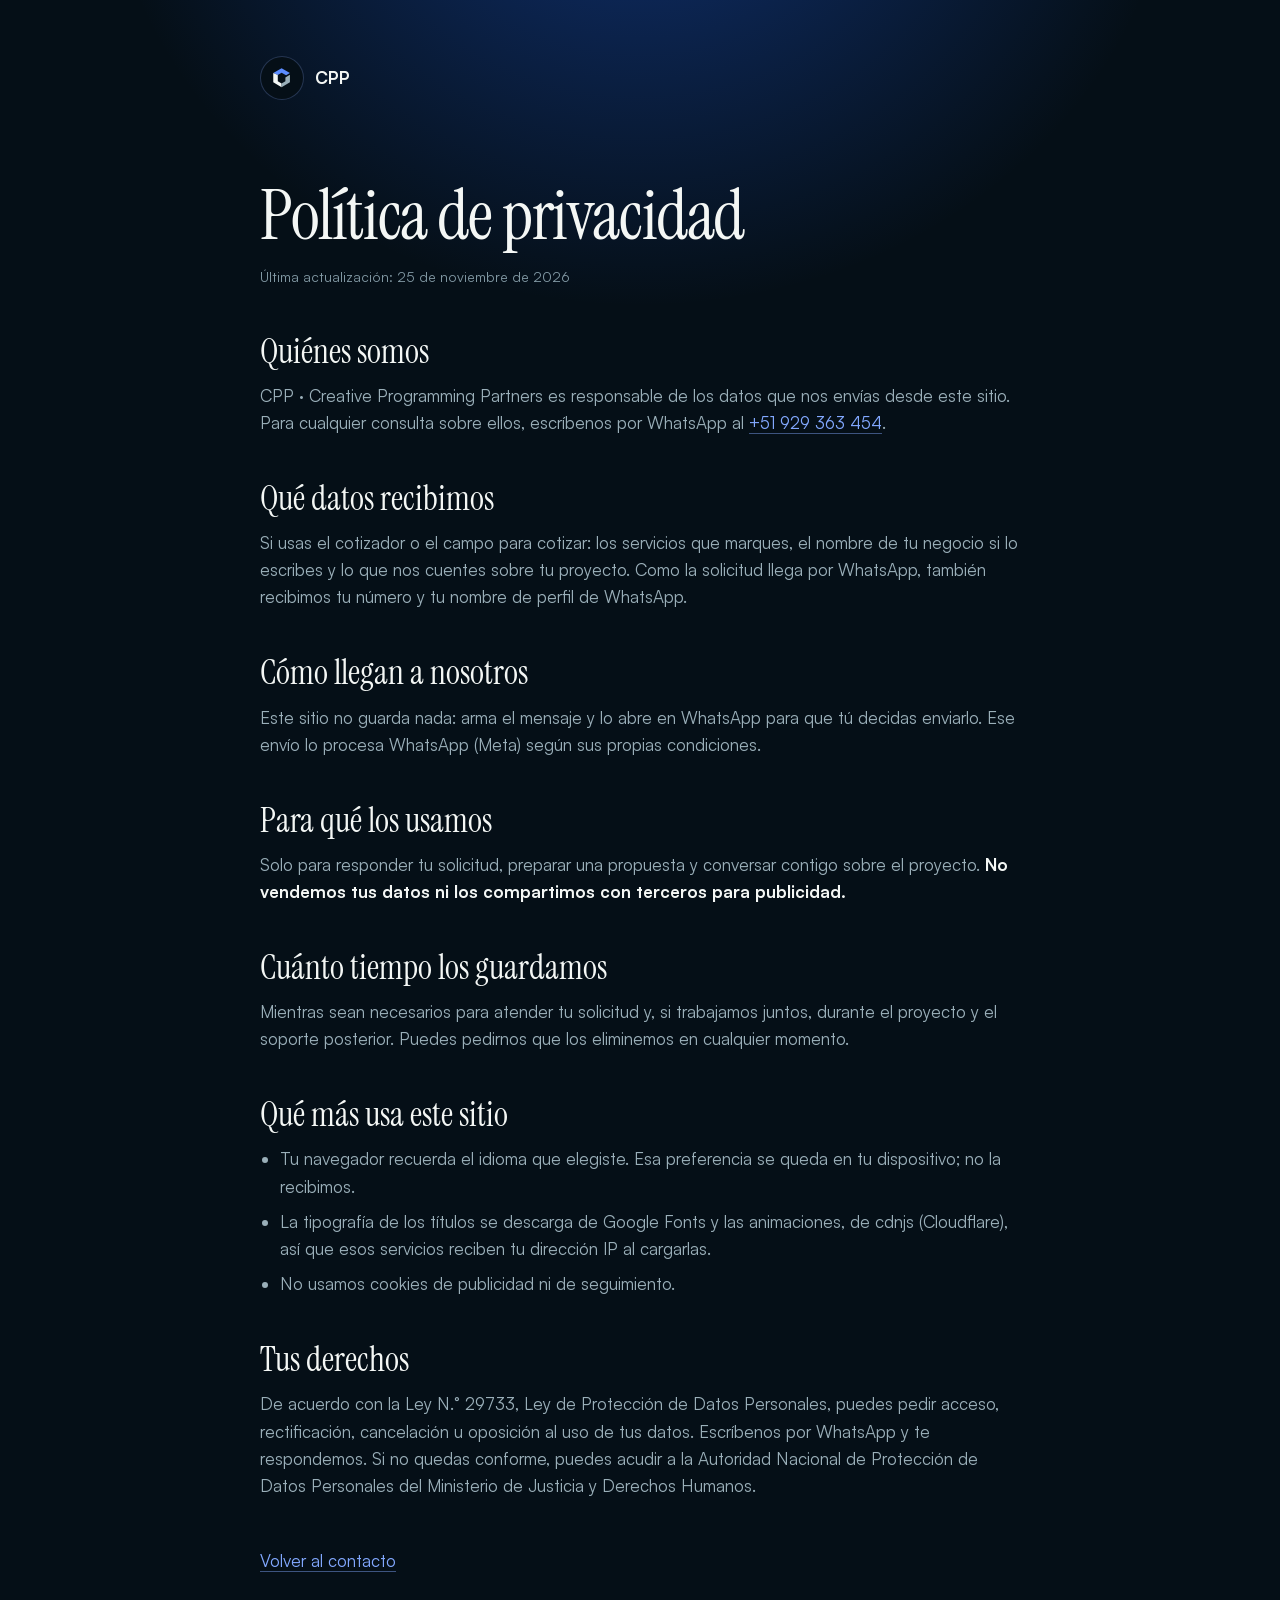
<file: privacy.html>
<!doctype html>
<html lang="es">
<head>
  <meta charset="UTF-8" />
  <meta name="viewport" content="width=device-width, initial-scale=1" />
  <!-- La dirección oficial es cppcstudio.com: quien entre por la copia de github.io pasa a la misma página en el dominio -->
  <script>if(location.hostname.endsWith("github.io"))location.replace("https://cppcstudio.com/"+location.pathname.split("/").slice(2).join("/")+location.search+location.hash)</script>
  <title>Política de privacidad | CPP</title>
  <meta name="description" content="Cómo usa CPP los datos que nos envías desde este sitio." />
  <meta name="theme-color" content="#050f17" />
  <link rel="canonical" href="https://cppcstudio.com/privacy.html" />
  <link rel="icon" href="assets/favicon.svg" type="image/svg+xml" />
  <link rel="apple-touch-icon" href="assets/brand/png/apple-touch-icon.png" />
  <link rel="preconnect" href="https://fonts.googleapis.com" />
  <link rel="preconnect" href="https://fonts.gstatic.com" crossorigin />
  <link rel="stylesheet" href="https://fonts.googleapis.com/css2?family=Instrument+Serif:ital@0;1&display=swap" />
  <link rel="stylesheet" href="styles.css?v=202611250300" />
  <style>
    body { background: radial-gradient(60% 40% at 50% -10%, rgba(29, 90, 224, 0.45), rgba(29, 90, 224, 0) 70%), var(--night); }
    .legal { width: min(100% - 2 * var(--gutter), 760px); margin: 0 auto; padding: clamp(2rem, 5vw, 3.5rem) 0 clamp(5rem, 10vw, 8rem); }
    .legal-brand { display: inline-flex; align-items: center; gap: 0.7rem; text-decoration: none; font-weight: 700; color: var(--text); margin-bottom: clamp(3rem, 8vw, 5rem); min-height: 2.75rem; }
    .legal-brand span.mark { width: 2.75rem; height: 2.75rem; display: grid; place-items: center; border-radius: 50%; background: var(--night); border: 1px solid rgba(130, 168, 255, 0.25); }
    .legal-brand svg { width: 1.45rem; height: 1.45rem; }
    .legal h1 { font-family: var(--font-display); font-weight: 400; font-size: clamp(2.6rem, 1.6rem + 4vw, 4.4rem); line-height: 1; letter-spacing: -0.02em; margin-bottom: 1rem; }
    .legal h2 { font-family: var(--font-display); font-weight: 400; font-size: clamp(1.6rem, 1.3rem + 1vw, 2.1rem); line-height: 1.1; margin: 2.8rem 0 0.7rem; }
    .legal p, .legal li { color: var(--text-2); max-width: 66ch; }
    .legal ul { list-style: disc; padding-left: 1.2em; display: grid; gap: 0.5rem; }
    .legal strong { color: var(--text); }
    .legal .updated { color: var(--text-3); font-size: var(--text-sm); }
    .legal a:not(.legal-brand) { color: var(--blue-hi); text-decoration-color: rgba(130, 168, 255, 0.45); }
    .legal .back { margin-top: 3rem; }
  </style>
</head>
<body>
  <!-- Antes de cambiar los plazos de conservación o activar analítica, actualiza esta página.
       Conviene revisarla con asesoría legal. -->
  <main class="legal">
    <a class="legal-brand" href="index.html" aria-label="CPP, volver al inicio">
      <span class="mark"><svg viewBox="0 0 64 64" aria-hidden="true" focusable="false"><path fill="#5B8CFF" d="M32 6 55 19.5 44.5 25.7 32 18.5 21.5 24.6 9 19.5Z"/><path fill="#F4F7F5" d="M9 19.5 21.5 24.6v17.6L32 48.4v10.1L9 45Z"/><path fill="#9AAFB9" d="m32 48.4 10.5-6.2V31.4l12.5-7.3V45L32 58.5Z"/></svg></span>
      <span>CPP</span>
    </a>
    <h1>Política de privacidad</h1>
    <p class="updated">Última actualización: 25 de noviembre de 2026</p>

    <h2>Quiénes somos</h2>
    <p>CPP · Creative Programming Partners es responsable de los datos que nos envías desde este sitio. Para cualquier consulta sobre ellos, escríbenos por WhatsApp al <a href="https://wa.me/51929363454">+51 929 363 454</a>.</p>

    <h2>Qué datos recibimos</h2>
    <p>Si usas el cotizador o el campo para cotizar: los servicios que marques, el nombre de tu negocio si lo escribes y lo que nos cuentes sobre tu proyecto. Como la solicitud llega por WhatsApp, también recibimos tu número y tu nombre de perfil de WhatsApp.</p>

    <h2>Cómo llegan a nosotros</h2>
    <p>Este sitio no guarda nada: arma el mensaje y lo abre en WhatsApp para que tú decidas enviarlo. Ese envío lo procesa WhatsApp (Meta) según sus propias condiciones.</p>

    <h2>Para qué los usamos</h2>
    <p>Solo para responder tu solicitud, preparar una propuesta y conversar contigo sobre el proyecto. <strong>No vendemos tus datos ni los compartimos con terceros para publicidad.</strong></p>

    <h2>Cuánto tiempo los guardamos</h2>
    <p>Mientras sean necesarios para atender tu solicitud y, si trabajamos juntos, durante el proyecto y el soporte posterior. Puedes pedirnos que los eliminemos en cualquier momento.</p>

    <h2>Qué más usa este sitio</h2>
    <ul>
      <li>Tu navegador recuerda el idioma que elegiste. Esa preferencia se queda en tu dispositivo; no la recibimos.</li>
      <li>La tipografía de los títulos se descarga de Google Fonts y las animaciones, de cdnjs (Cloudflare), así que esos servicios reciben tu dirección IP al cargarlas.</li>
      <li>No usamos cookies de publicidad ni de seguimiento.</li>
    </ul>

    <h2>Tus derechos</h2>
    <p>De acuerdo con la Ley N.° 29733, Ley de Protección de Datos Personales, puedes pedir acceso, rectificación, cancelación u oposición al uso de tus datos. Escríbenos por WhatsApp y te respondemos. Si no quedas conforme, puedes acudir a la Autoridad Nacional de Protección de Datos Personales del Ministerio de Justicia y Derechos Humanos.</p>

    <p class="back"><a href="index.html#contacto">Volver al contacto</a></p>
  </main>
</body>
</html>
</file>
<file: styles.css>
/* CPP, Vitrina. Noche azul con el cobalto de la marca: el trabajo real se muestra en un celular que reproduce los sitios publicados. */

@font-face { font-family: "Satoshi"; font-style: normal; font-weight: 400; font-display: swap; src: url("fonts/satoshi-400.woff2") format("woff2"); }
@font-face { font-family: "Satoshi"; font-style: normal; font-weight: 500; font-display: swap; src: url("fonts/satoshi-500.woff2") format("woff2"); }
@font-face { font-family: "Satoshi"; font-style: normal; font-weight: 700; font-display: swap; src: url("fonts/satoshi-700.woff2") format("woff2"); }

:root {
  /* La paleta del sitio original, en su modo oscuro, con el cobalto como luz. */
  --night: #050f17;
  --night-2: #071521;
  --surface: #0b1a26;
  --surface-2: #102333;
  --line: #1a2d3b;
  --line-hi: #2a4253;
  --cobalt: #1d5ae0;
  --blue: #5b8cff;
  --blue-hi: #82a8ff;
  --text: #f4f7f5;
  --text-2: #9aafb9;
  --text-3: #8299a4;
  --glass: rgba(16, 35, 51, 0.55);
  --glass-line: rgba(130, 168, 255, 0.16);

  --font-display: "Instrument Serif", "Iowan Old Style", Georgia, serif;
  --font-body: "Satoshi", "Helvetica Neue", Arial, sans-serif;

  --text-sm: 0.875rem;
  --text-base: 1.0625rem;
  --text-lg: clamp(1.1rem, 1rem + 0.45vw, 1.35rem);
  --text-h4: clamp(1.15rem, 1.05rem + 0.35vw, 1.35rem);
  --text-h3: clamp(2rem, 1.5rem + 1.6vw, 3rem);
  --text-h2: clamp(2.4rem, 1.5rem + 3.2vw, 4.4rem);
  --text-display: clamp(3.1rem, 1.4rem + 5.6vw, 6rem);

  --gutter: clamp(1rem, 4vw, 2.5rem);
  --radius: 22px;
  --radius-sm: 14px;
  --sec: clamp(5rem, 10vw, 9rem);

  --ease-out: cubic-bezier(0.23, 1, 0.32, 1);
  --ease-in-out: cubic-bezier(0.77, 0, 0.175, 1);
}

*, *::before, *::after { box-sizing: border-box; }
html { overflow-x: clip; scroll-padding-top: 6rem; scrollbar-color: var(--line-hi) var(--night); -webkit-text-size-adjust: 100%; }
@media (prefers-reduced-motion: no-preference) { html { scroll-behavior: smooth; } }
body {
  margin: 0; overflow-x: clip; background: var(--night); color: var(--text);
  font: 400 var(--text-base) / 1.6 var(--font-body);
  -webkit-font-smoothing: antialiased; text-rendering: optimizeLegibility;
}
::selection { background: var(--blue); color: var(--night); }
input { caret-color: var(--blue); }
img, video { display: block; max-width: 100%; }
img { height: auto; }
h1, h2, h3, p, ul, ol, dl, dd, figure { margin: 0; }
ul, ol { list-style: none; padding: 0; }
a { color: inherit; text-underline-offset: 0.25em; }
button { font: inherit; color: inherit; }
:focus-visible { outline: 2px solid var(--blue-hi); outline-offset: 3px; border-radius: 6px; }
.sr { position: absolute; width: 1px; height: 1px; overflow: hidden; clip-path: inset(50%); white-space: nowrap; }
.skip { position: absolute; left: 1rem; top: -4rem; z-index: 60; padding: 0.7rem 1rem; background: var(--blue); color: var(--night); font-weight: 700; border-radius: 999px; }
.skip:focus { top: 1rem; }
.wrap { width: min(100% - 2 * var(--gutter), 1200px); margin-inline: auto; }

/* Tipo */
.display, .h2, .h3, .name { font-family: var(--font-display); font-weight: 400; text-wrap: balance; overflow-wrap: break-word; min-width: 0; }
.display { font-size: var(--text-display); line-height: 0.98; letter-spacing: -0.025em; }
.display em, .cta-h em { font-style: italic; color: var(--blue-hi); }
.h2 { font-size: var(--text-h2); line-height: 1.02; letter-spacing: -0.02em; }
.h3 { font-size: var(--text-h3); line-height: 1.05; letter-spacing: -0.015em; }
.h4 { font-family: var(--font-body); font-weight: 700; font-size: var(--text-h4); line-height: 1.25; letter-spacing: -0.01em; }
.lead { font-size: var(--text-lg); line-height: 1.5; color: var(--text-2); max-width: 40ch; text-wrap: pretty; }
.meta { color: var(--text-3); font-size: var(--text-sm); }
p { text-wrap: pretty; }
output, .svc-price { font-variant-numeric: tabular-nums; }
output { display: inline-block; }

/* Botones: píldora azul, respuesta al presionar */
.btn {
  display: inline-flex; align-items: center; justify-content: center; gap: 0.5rem;
  min-height: 3.1rem; padding: 0.75rem 1.6rem; border-radius: 999px; border: 0;
  font: 700 1rem / 1 var(--font-body); text-decoration: none; cursor: pointer;
  transition: transform 160ms var(--ease-out), background-color 200ms ease, box-shadow 200ms ease;
}
.btn:active { transform: scale(0.97); }
.btn-primary {
  background: linear-gradient(180deg, var(--blue-hi), var(--blue)); color: var(--night);
  box-shadow: inset 0 1px 0 rgba(255, 255, 255, 0.45), 0 10px 30px -10px rgba(91, 140, 255, 0.7);
}
.btn-block { width: 100%; }
@media (hover: hover) and (pointer: fine) {
  .btn-primary:hover { box-shadow: inset 0 1px 0 rgba(255, 255, 255, 0.5), 0 14px 36px -10px rgba(91, 140, 255, 0.9); }
}
.tlink { color: var(--blue-hi); font-weight: 700; text-decoration: underline; text-decoration-color: rgba(130, 168, 255, 0.4); text-decoration-thickness: 1.5px; display: inline-block; padding-block: 0.6rem; transition: text-decoration-color 160ms ease; }
@media (hover: hover) and (pointer: fine) { .tlink:hover { text-decoration-color: var(--blue-hi); } }

.glass {
  background: linear-gradient(180deg, rgba(20, 42, 62, 0.62), rgba(11, 26, 38, 0.62));
  border: 1px solid var(--glass-line); border-radius: var(--radius);
  box-shadow: inset 0 1px 0 rgba(255, 255, 255, 0.05), 0 24px 50px -30px rgba(0, 0, 0, 0.8);
}

.glass { position: relative; }
@media (hover: hover) and (pointer: fine) {
  .glass::after { content: ""; position: absolute; inset: 0; border-radius: inherit; pointer-events: none; opacity: 0; transition: opacity 250ms ease;
    background: radial-gradient(340px circle at var(--mx, 50%) var(--my, 0%), rgba(91, 140, 255, 0.16), transparent 60%); }
  .glass:hover::after { opacity: 1; }
}

/* Barra superior: píldora de vidrio al centro */
.top { position: fixed; top: clamp(0.6rem, 1.4vw, 1.2rem); left: 0; right: 0; z-index: 40; display: flex; justify-content: center; padding: 1rem var(--gutter) 0; pointer-events: none; }
.pill {
  pointer-events: auto; display: flex; align-items: center; gap: 0.25rem; padding: 0.35rem;
  background: rgba(8, 20, 30, 0.92); border: 1px solid rgba(130, 168, 255, 0.18); border-radius: 999px;
  box-shadow: inset 0 1px 0 rgba(255, 255, 255, 0.06), 0 10px 30px -12px rgba(0, 0, 0, 0.7);
}
.pill-link { padding: 0.6rem 1rem; min-height: 2.75rem; display: inline-flex; align-items: center; border-radius: 999px; text-decoration: none; font-size: 0.95rem; font-weight: 500; color: var(--text-2); transition: color 160ms ease, background-color 160ms ease; }
.pill-mark { width: 2.75rem; height: 2.75rem; display: grid; place-items: center; border-radius: 50%; background: var(--night); border: 1px solid rgba(130, 168, 255, 0.25); margin-inline: 0.35rem; transition: transform 160ms var(--ease-out); }
.pill-mark svg { width: 1.45rem; height: 1.45rem; }
.pill-mark:active { transform: scale(0.94); }
@media (hover: hover) and (pointer: fine) { .pill-link:hover { color: var(--text); background: rgba(91, 140, 255, 0.1); } }
.lang {
  pointer-events: auto; position: absolute; right: var(--gutter); top: 1.35rem;
  display: inline-flex; min-height: 2.75rem; padding: 0.3rem; gap: 0.2rem; cursor: pointer;
  background: rgba(8, 20, 30, 0.92); border: 1px solid rgba(130, 168, 255, 0.18); border-radius: 999px;
  font-size: 0.8rem; font-weight: 700;
}
.lang span { display: grid; place-items: center; min-width: 2.1rem; border-radius: 999px; color: var(--text-3); transition: background-color 160ms ease, color 160ms ease; }
html[lang="es"] .lang [data-l="es"], html[lang="en"] .lang [data-l="en"] { background: var(--blue); color: var(--night); }
.lang:active { transform: scale(0.96); }

/* Hero: una ventana grande con el muro de sitios reales en video, teñido de cobalto */
.hero {
  position: relative; isolation: isolate; min-height: 100dvh; padding: clamp(0.6rem, 1.4vw, 1.2rem);
  display: grid; background: var(--night); overflow: clip;
}
.side { position: absolute; top: clamp(5rem, 14vh, 8rem); bottom: clamp(5rem, 14vh, 8rem); width: 18vw; border-radius: 38px; overflow: hidden; z-index: -1;
  border: 10px solid #0d1d2b; box-shadow: inset 0 0 0 1px rgba(130, 168, 255, 0.15); opacity: 0.55; }
.side img { width: 100%; height: 100%; object-fit: cover; opacity: 0.45; transform: scale(1.15); }
.side::after { content: ""; position: absolute; inset: 0; background: linear-gradient(90deg, rgba(5, 15, 23, 0.55), rgba(5, 15, 23, 0.25)); }
.side-l { left: -14vw; }
.side-r { right: -14vw; }
.window {
  position: relative; isolation: isolate; overflow: hidden; display: grid; place-items: center; text-align: center;
  min-height: calc(100dvh - 2 * clamp(0.6rem, 1.4vw, 1.2rem));
  margin-inline: clamp(0rem, 3vw, 3rem); border-radius: clamp(26px, 3.4vw, 48px);
  box-shadow:
    0 0 0 clamp(6px, 0.8vw, 12px) #0d1d2b,
    0 0 0 calc(clamp(6px, 0.8vw, 12px) + 1px) rgba(130, 168, 255, 0.22),
    inset 0 0 0 1px rgba(255, 255, 255, 0.12),
    inset 0 30px 80px -30px rgba(0, 0, 0, 0.7),
    0 30px 60px -30px rgba(29, 90, 224, 0.45);
  will-change: transform;
}
.bg-video { position: absolute; inset: 0; width: 100%; height: 100%; object-fit: cover; z-index: -3; transform: scale(1.06); will-change: transform; }
.tint { position: absolute; inset: 0; z-index: -2; pointer-events: none;
  background:
    radial-gradient(50% 44% at 50% 50%, rgba(5, 15, 23, 0.78), rgba(5, 15, 23, 0.3) 100%),
    linear-gradient(180deg, rgba(5, 15, 23, 0.6) 0%, rgba(7, 21, 33, 0.15) 30%, rgba(7, 21, 33, 0.15) 65%, rgba(5, 15, 23, 0.85) 100%);
}
.tint::after { content: ""; position: absolute; inset: 0; background: radial-gradient(60% 45% at 50% 0%, rgba(91, 140, 255, 0.45), rgba(91, 140, 255, 0) 70%); }
.sheen { position: absolute; inset: -20%; z-index: -1; pointer-events: none;
  background: linear-gradient(115deg, transparent 40%, rgba(255, 255, 255, 0.07) 47%, rgba(255, 255, 255, 0.02) 52%, transparent 58%);
  transform: translateX(-60%); animation: sheen 9s var(--ease-in-out) infinite; }
@keyframes sheen { 0%, 55% { transform: translateX(-60%); } 100% { transform: translateX(60%); } }

.hero-copy { display: grid; justify-items: center; gap: 1.4rem; width: min(100% - 2 * var(--gutter), 62rem); padding-block: 7rem 6rem; will-change: transform; }
.h-line { display: block; }
.word { display: inline-block; white-space: pre; }
.hero .lead { color: rgba(244, 247, 245, 0.82); margin-inline: auto; }
.ask {
  display: flex; align-items: center; gap: 0.4rem; width: min(100%, 36rem); padding: 0.4rem 0.4rem 0.4rem 1.3rem; margin-top: 0.4rem;
  background: rgba(9, 22, 33, 0.88); border: 1px solid rgba(130, 168, 255, 0.28); border-radius: 999px;
  box-shadow: inset 0 1px 0 rgba(255, 255, 255, 0.08), 0 20px 50px -20px rgba(0, 0, 0, 0.8);
  transition: border-color 200ms ease, box-shadow 200ms ease;
}
.ask:focus-within { border-color: rgba(130, 168, 255, 0.7); box-shadow: inset 0 1px 0 rgba(255, 255, 255, 0.08), 0 0 0 4px rgba(91, 140, 255, 0.18), 0 20px 50px -20px rgba(0, 0, 0, 0.8); }
.ask input { flex: 1; min-width: 0; min-height: 2.9rem; border: 0; background: transparent; color: var(--text); font: inherit; font-size: 1rem; }
.ask input::placeholder { color: rgba(244, 247, 245, 0.55); }
.ask input:focus-visible { outline: 0; }
.btn-light { background: var(--text); color: var(--night); box-shadow: 0 8px 24px -10px rgba(244, 247, 245, 0.5); white-space: nowrap; }
@media (hover: hover) and (pointer: fine) { .btn-light:hover { background: #fff; } }
.motion-toggle {
  position: absolute; right: 1.2rem; bottom: 1.2rem; white-space: nowrap;
  min-height: 2.75rem; padding: 0.5rem 1rem; border-radius: 999px; cursor: pointer;
  background: rgba(9, 22, 33, 0.88); border: 1px solid var(--glass-line); color: var(--text-2); font-size: 0.85rem; font-weight: 500;
  transition: color 160ms ease, transform 160ms var(--ease-out);
}
.motion-toggle:active { transform: scale(0.97); }
@media (hover: hover) and (pointer: fine) { .motion-toggle:hover { color: var(--text); } }
.is-paused .sheen, .is-paused .ticker-track, .is-paused .reel-track,
.is-off .sheen, .is-off.ticker .ticker-track, .is-off.reel .reel-track { animation-play-state: paused; }

/* Cinta de términos reales */
.ticker { overflow: hidden; border-block: 1px solid var(--line); padding-block: 1.1rem; background: linear-gradient(90deg, var(--night), var(--night-2), var(--night));
  -webkit-mask-image: linear-gradient(90deg, transparent, #000 10%, #000 90%, transparent); mask-image: linear-gradient(90deg, transparent, #000 10%, #000 90%, transparent); }
.ticker-track { display: flex; width: max-content; animation: reel 40s linear infinite; }
.ticker-track span { display: inline-flex; align-items: center; gap: 1.4rem; padding-right: 1.4rem; font-family: var(--font-display); font-size: clamp(1.4rem, 1.1rem + 1vw, 2rem); color: var(--text-2); white-space: nowrap; }
.ticker-track span::after { content: ""; width: 7px; height: 7px; border-radius: 50%; background: var(--blue); box-shadow: 0 0 12px rgba(91, 140, 255, 0.8); }

/* Vitrina: el celular con la grabación real */
.showcase { overflow: clip; border-top: 0; }
.center { margin-inline: auto; text-align: center; justify-items: center; }
.center .sec-sub { margin-inline: auto; }
.stage { position: relative; height: clamp(520px, 56vw, 720px); }
.reel {
  position: absolute; left: 0; right: 0; top: 26%; height: clamp(160px, 16vw, 220px);
  -webkit-mask-image: linear-gradient(90deg, transparent, #000 14%, #000 86%, transparent);
  mask-image: linear-gradient(90deg, transparent, #000 14%, #000 86%, transparent);
}
.reel-track { display: flex; gap: clamp(0.8rem, 1.6vw, 1.4rem); height: 100%; width: max-content; animation: reel 60s linear infinite; }
.tile { height: 100%; aspect-ratio: 16 / 10; border-radius: var(--radius-sm); overflow: hidden; border: 1px solid var(--glass-line); background: var(--surface); box-shadow: 0 20px 40px -24px rgba(0, 0, 0, 0.9); }
.tile.tall { aspect-ratio: 300 / 520; }
.tile img { width: 100%; height: 100%; object-fit: cover; object-position: top; opacity: 0.8; }
@keyframes reel { to { transform: translateX(-50%); } }
.phone-wrap { --pw: clamp(220px, 22vw, 300px); position: absolute; left: 50%; top: 0; width: var(--pw); margin-left: calc(var(--pw) / -2); perspective: 1200px; z-index: 2; }
.phone {
  position: relative; padding: 9px; border-radius: 44px;
  background: linear-gradient(150deg, #2a3a4c 0%, #0e1822 40%, #0a121b 70%, #22323f 100%);
  box-shadow: inset 0 0 0 1.5px rgba(255, 255, 255, 0.1), inset 0 0 0 4px rgba(0, 0, 0, 0.6), 0 50px 80px -30px rgba(29, 90, 224, 0.6), 0 30px 60px -20px rgba(0, 0, 0, 0.85);
  transform-style: preserve-3d; will-change: transform;
}
.phone::before { content: ""; position: absolute; right: -3px; top: 26%; width: 3px; height: 14%; border-radius: 0 3px 3px 0; background: #22323f; }
.screen { position: relative; aspect-ratio: 584 / 1264; border-radius: 36px; overflow: hidden; background: #000; }
.screen::after { content: ""; position: absolute; top: 10px; left: 50%; width: 32%; height: 22px; transform: translateX(-50%); border-radius: 999px; background: #000; }
.screen video { width: 100%; height: 100%; object-fit: cover; }

/* Secciones */
.sec { padding-block: var(--sec); position: relative; }
.sec + .sec { border-top: 1px solid var(--line); }
.sec-head { display: grid; gap: 1rem; max-width: 46rem; margin-bottom: clamp(2.5rem, 5vw, 4rem); }
.sec-sub { color: var(--text-2); font-size: var(--text-lg); line-height: 1.5; max-width: 44ch; }

/* Trabajo */
.case { display: grid; grid-template-columns: minmax(0, 1.55fr) minmax(0, 1fr); gap: clamp(1.5rem, 4vw, 3.5rem); padding: clamp(1rem, 2vw, 1.5rem); align-items: center; }
.case-media { display: grid; gap: 1rem; min-width: 0; }
.tabs { display: flex; flex-wrap: wrap; gap: 0.4rem; padding: 0.3rem; background: rgba(5, 15, 23, 0.6); border: 1px solid var(--line); border-radius: 999px; justify-self: start; }
.tab { min-height: 2.6rem; padding: 0.4rem 1rem; border-radius: 999px; border: 0; background: transparent; color: var(--text-2); font-weight: 500; font-size: 0.92rem; cursor: pointer; transition: background-color 180ms ease, color 180ms ease, transform 140ms var(--ease-out); }
.tab:active { transform: scale(0.97); }
.tab[aria-selected="true"] { background: var(--blue); color: var(--night); font-weight: 700; }
@media (hover: hover) and (pointer: fine) { .tab[aria-selected="false"]:hover { color: var(--text); } }
.frame { position: relative; aspect-ratio: 16 / 10; border-radius: var(--radius-sm); overflow: hidden; background: var(--night); border: 1px solid var(--line); }
.shot { position: absolute; inset: 0; opacity: 0; filter: blur(3px); visibility: hidden; transform: scale(1.01); transition: opacity 220ms var(--ease-out), filter 220ms var(--ease-out), transform 220ms var(--ease-out), visibility 0s linear 220ms; }
.shot[data-on] { opacity: 1; filter: none; transform: none; visibility: visible; transition-delay: 0s; }
.shot img { width: 100%; height: 100%; object-fit: cover; object-position: top left; }
.phone-shot img { object-fit: contain; object-position: center; padding-block: 0.8rem; }
.case-text { display: grid; gap: 1rem; padding: clamp(0.5rem, 2vw, 1.5rem); align-content: center; }
.case-text p:not(.meta) { color: var(--text-2); }
.case-links { display: flex; flex-wrap: wrap; column-gap: 1.6rem; }
.minis { display: grid; grid-template-columns: repeat(2, minmax(0, 1fr)); gap: clamp(1rem, 2.5vw, 1.6rem); margin-top: clamp(1rem, 2.5vw, 1.6rem); }
.mini { display: grid; grid-template-columns: minmax(0, 0.9fr) minmax(0, 1fr); gap: 1.2rem; padding: 1rem; align-items: center; }
.mini-img { aspect-ratio: 4 / 3; border-radius: var(--radius-sm); overflow: hidden; border: 1px solid var(--line); }
.mini-img img { width: 100%; height: 100%; object-fit: cover; object-position: top; }
.mini-body { display: grid; gap: 0.45rem; }
.mini-body p:not(.meta) { color: var(--text-2); font-size: 0.95rem; }

/* Precios */
.quote { display: grid; grid-template-columns: minmax(0, 1.5fr) minmax(0, 1fr); gap: clamp(1.2rem, 3vw, 2.4rem); align-items: start; }
.svc-list { border: 0; margin: 0; padding: 0; display: grid; gap: 0.6rem; min-width: 0; }
.svc {
  position: relative; display: grid; grid-template-columns: 1.5rem minmax(0, 1fr) auto; gap: 1rem; align-items: center;
  padding: 1rem 1.2rem; border-radius: var(--radius-sm); cursor: pointer;
  transition: border-color 180ms ease, background-color 180ms ease;
}
.svc input { position: absolute; inset: 0; width: 100%; height: 100%; margin: 0; opacity: 0; cursor: pointer; }
.svc:active { background-color: rgba(29, 90, 224, 0.12); }
.svc:has(input:checked) { border-color: rgba(91, 140, 255, 0.6); background: linear-gradient(180deg, rgba(29, 90, 224, 0.22), rgba(11, 26, 38, 0.7)); }
.svc:has(input:focus-visible) { outline: 2px solid var(--blue-hi); outline-offset: 3px; }
.svc-check { width: 1.5rem; height: 1.5rem; border-radius: 7px; border: 1.5px solid var(--line-hi); display: grid; place-items: center; transition: background-color 160ms ease, border-color 160ms ease; }
.svc-check svg { width: 1rem; height: 1rem; fill: none; stroke: var(--night); stroke-width: 2.6; stroke-linecap: round; stroke-linejoin: round; clip-path: inset(0 100% 0 0); transition: clip-path 200ms var(--ease-out); }
.svc input:checked ~ .svc-check { background: var(--blue); border-color: var(--blue); }
.svc input:checked ~ .svc-check svg { clip-path: inset(0 0 0 0); }
.svc-name { display: grid; gap: 0.15rem; min-width: 0; }
.svc-name b { font-weight: 700; }
.svc-name small { color: var(--text-3); font-size: 0.85rem; line-height: 1.35; }
.svc-price { font-weight: 700; font-size: 1.05rem; white-space: nowrap; }
.from { color: var(--text-3); font-weight: 500; font-size: 0.8rem; margin-right: 0.2rem; }
@media (hover: hover) and (pointer: fine) { .svc:hover { border-color: rgba(130, 168, 255, 0.35); } }

.summary { position: sticky; top: 6rem; display: grid; gap: 1.1rem; padding: clamp(1.4rem, 2.5vw, 2rem); background: radial-gradient(120% 70% at 50% 0%, rgba(29, 90, 224, 0.28), rgba(29, 90, 224, 0) 60%), linear-gradient(180deg, rgba(20, 42, 62, 0.7), rgba(11, 26, 38, 0.7)); }
.sum-title { color: var(--text-2); font-weight: 500; }
.sum-total { font-family: var(--font-display); font-size: clamp(3rem, 2rem + 3vw, 4.4rem); line-height: 1; letter-spacing: -0.02em; }
.sum-rows { display: grid; gap: 0.45rem; padding-block: 1rem; border-block: 1px solid var(--line); }
.sum-rows p { display: flex; justify-content: space-between; gap: 1rem; color: var(--text-2); }
.sum-rows output { color: var(--text); font-weight: 700; }
.biz { display: grid; gap: 0.4rem; font-size: var(--text-sm); color: var(--text-2); }
.biz input { min-height: 2.9rem; padding: 0.6rem 0.9rem; border-radius: 12px; border: 1px solid var(--line-hi); background: rgba(5, 15, 23, 0.6); color: var(--text); font: inherit; font-size: 1rem; transition: border-color 160ms ease; }
.biz input:focus-visible { outline: 0; border-color: var(--blue); box-shadow: 0 0 0 3px rgba(91, 140, 255, 0.25); }
.sum-note { color: var(--text-3); font-size: var(--text-sm); }

/* Proceso */
.steps-wrap { position: relative; }
.track { position: absolute; left: 0; right: 0; top: 0.55rem; height: 2px; background: var(--line); border-radius: 2px; overflow: hidden; }
.track-fill { position: absolute; inset: 0; background: linear-gradient(90deg, var(--cobalt), var(--blue-hi)); transform-origin: left center; transform: scaleX(1); }
.steps { display: grid; grid-template-columns: repeat(4, minmax(0, 1fr)); gap: clamp(1rem, 3vw, 2.5rem); position: relative; }
.steps li { display: grid; gap: 0.7rem; align-content: start; }
.node { width: 1.2rem; height: 1.2rem; border-radius: 50%; background: var(--night); border: 2px solid var(--blue); box-shadow: 0 0 0 5px rgba(91, 140, 255, 0.14), 0 0 18px rgba(91, 140, 255, 0.55); margin-bottom: 0.8rem; }
.steps p { color: var(--text-2); font-size: 0.98rem; }

/* Equipo */
.people { display: grid; grid-template-columns: repeat(3, minmax(0, 1fr)); gap: clamp(1rem, 3vw, 2.5rem); align-items: start; }
.person { display: grid; gap: 0.3rem; }
.person:nth-child(2) { margin-top: clamp(0rem, 4vw, 3.5rem); }
.person:nth-child(3) { margin-top: clamp(0rem, 8vw, 7rem); }
.person img { aspect-ratio: 3 / 4; width: 100%; object-fit: cover; border-radius: var(--radius); border: 1px solid var(--glass-line); margin-bottom: 0.9rem; filter: saturate(0.85); }
.name { font-size: clamp(1.7rem, 1.3rem + 1.2vw, 2.4rem); line-height: 1.05; }
.role { color: var(--text-2); }

/* Preguntas */
.faq-grid { display: grid; grid-template-columns: minmax(0, 0.9fr) minmax(0, 1.1fr); gap: clamp(2rem, 6vw, 6rem); align-items: start; }
.qa details { border-bottom: 1px solid var(--line); }
.qa details:first-child { border-top: 1px solid var(--line); }
.qa summary { display: flex; justify-content: space-between; align-items: center; gap: 1rem; min-height: 3.6rem; padding-block: 1rem; cursor: pointer; list-style: none; font-weight: 700; font-size: 1.08rem; }
.qa summary::-webkit-details-marker { display: none; }
.qa summary::after { content: ""; flex: none; width: 0.6rem; height: 0.6rem; border-right: 2px solid var(--blue-hi); border-bottom: 2px solid var(--blue-hi); transform: translateY(-0.15rem) rotate(45deg); transition: transform 200ms var(--ease-out); }
.qa details[open] summary::after { transform: translateY(0.1rem) rotate(-135deg); }
.qa details p { padding-bottom: 1.2rem; color: var(--text-2); max-width: 58ch; animation: fadein 220ms var(--ease-out); }
@keyframes fadein { from { opacity: 0; transform: translateY(-4px); } to { opacity: 1; transform: none; } }

/* Cierre */
.cta {
  position: relative; text-align: center; padding-block: clamp(6rem, 12vw, 10rem); border-top: 1px solid var(--line); overflow: clip;
  background: radial-gradient(50% 60% at 50% 110%, rgba(29, 90, 224, 0.6), rgba(29, 90, 224, 0) 70%), var(--night);
}
.cta-in { display: grid; justify-items: center; gap: 1.5rem; }
.cta-h { font-size: clamp(2.8rem, 1.4rem + 5vw, 5.6rem); }
.contact-facts { display: flex; flex-wrap: wrap; justify-content: center; gap: 1rem 3rem; margin-top: 1.5rem; }
.contact-facts div { display: grid; gap: 0.1rem; }
.contact-facts dt { color: var(--text-3); font-size: var(--text-sm); }
.contact-facts dd { font-weight: 500; }
.contact-facts a { color: var(--blue-hi); }
.foot { border-top: 1px solid var(--line); color: var(--text-3); font-size: var(--text-sm); }
.foot-in { display: flex; justify-content: space-between; gap: 1rem; padding-block: 1.3rem; }
.foot a { padding-block: 0.6rem; }

.cta-video { position: absolute; inset: 0; width: 100%; height: 100%; object-fit: cover; z-index: -3; opacity: 0.9; }
.cta { isolation: isolate; }
.cta .tint { z-index: -2; }

/* Responsive */
@media (max-width: 960px) {
  .case, .quote, .faq-grid { grid-template-columns: minmax(0, 1fr); }
  .summary { position: static; }
  .minis { grid-template-columns: minmax(0, 1fr); }
  .steps { grid-template-columns: repeat(2, minmax(0, 1fr)); row-gap: 2.5rem; }
  .track { display: none; }
}
@media (max-width: 720px) {
  .pill-link:nth-child(2), .pill-link:nth-child(5) { display: none; }
  .lang { position: static; margin-left: 0.4rem; }
  .top { gap: 0.4rem; align-items: center; }
  .stage { height: 520px; }
  .phone-wrap { --pw: 220px; }
  .reel { top: 24%; height: 150px; }
  .side { display: none; }
  .window { margin-inline: 0; }
  .ask { flex-direction: column; align-items: stretch; border-radius: 26px; padding: 0.5rem; }
  .ask input { padding-inline: 0.8rem; text-align: center; }
  .motion-toggle { right: 50%; transform: translateX(50%); bottom: 1rem; }
  .motion-toggle:active { transform: translateX(50%) scale(0.97); }
  .mini { grid-template-columns: minmax(0, 1fr); }
  .people { grid-template-columns: minmax(0, 1fr); max-width: 22rem; }
  .person:nth-child(2), .person:nth-child(3) { margin-top: 0; }
  .steps { grid-template-columns: minmax(0, 1fr); }
  .svc { grid-template-columns: 1.5rem minmax(0, 1fr); }
}
@media (max-width: 400px) {
  .pill-link { padding-inline: 0.7rem; }
}

@media (prefers-reduced-motion: reduce) {
  *, *::before, *::after { animation-duration: 0.01ms !important; animation-iteration-count: 1 !important; transition-duration: 0.01ms !important; scroll-behavior: auto !important; }
  .reel-track, .ticker-track, .sheen { animation: none; }
  .phone { will-change: auto; }
}

/* Equipo: cada retrato abre la ficha del socio */
.person-btn { display: grid; gap: 0.3rem; width: 100%; padding: 0; border: 0; background: none; text-align: left; cursor: pointer; border-radius: var(--radius); }
.person-btn .name, .person-btn .role { display: block; }
.person-photo { position: relative; display: block; border-radius: var(--radius); overflow: hidden; margin-bottom: 0.9rem; transition: transform 160ms var(--ease-out); }
.person-photo img { margin-bottom: 0; transition: transform 400ms var(--ease-out), filter 300ms ease; }
.person-hint {
  position: absolute; left: 50%; bottom: 1rem; transform: translate(-50%, 8px); opacity: 0;
  padding: 0.5rem 1rem; border-radius: 999px; background: rgba(5, 15, 23, 0.88); border: 1px solid var(--glass-line); color: var(--text); font-size: 0.85rem; font-weight: 700; white-space: nowrap;
  transition: opacity 200ms ease, transform 200ms var(--ease-out);
}
.person-btn:active .person-photo { transform: scale(0.98); }
.person-btn:focus-visible { outline: 2px solid var(--blue-hi); outline-offset: 6px; }
.person-btn:focus-visible .person-hint { opacity: 1; transform: translate(-50%, 0); }
@media (hover: hover) and (pointer: fine) {
  .person-btn:hover .person-photo img { transform: scale(1.04); filter: saturate(1); }
  .person-btn:hover .person-hint { opacity: 1; transform: translate(-50%, 0); }
  .person-btn:hover .name { color: var(--blue-hi); }
}
@media (hover: none) { .person-hint { opacity: 1; transform: translate(-50%, 0); } }
.name { transition: color 200ms ease; }

/* Ficha del socio */
html:has(.profile[open]) { overflow: hidden; }
.profile {
  width: min(100% - 2rem, 980px); max-width: none; max-height: min(92dvh, 760px); padding: 0; border: 0; background: transparent; color: var(--text); overflow: visible;
  opacity: 1; transform: none; transition: opacity 260ms var(--ease-out), transform 260ms var(--ease-out), overlay 260ms allow-discrete, display 260ms allow-discrete;
}
.profile:not([open]) { opacity: 0; transform: translateY(16px) scale(0.97); }
@starting-style { .profile[open] { opacity: 0; transform: translateY(16px) scale(0.97); } }
.profile::backdrop { background: rgba(3, 10, 16, 0.72); backdrop-filter: blur(8px); -webkit-backdrop-filter: blur(8px); opacity: 1; transition: opacity 260ms ease, overlay 260ms allow-discrete, display 260ms allow-discrete; }
.profile:not([open])::backdrop { opacity: 0; }
@starting-style { .profile[open]::backdrop { opacity: 0; } }
.profile-card {
  display: grid; grid-template-columns: minmax(0, 0.8fr) minmax(0, 1.2fr); grid-template-rows: minmax(0, 1fr); height: min(92dvh, 760px); overflow: hidden;
  border-radius: 26px; border: 1px solid var(--glass-line);
  background: radial-gradient(90% 60% at 100% 0%, rgba(29, 90, 224, 0.22), rgba(29, 90, 224, 0) 60%), var(--surface);
  box-shadow: 0 40px 100px -30px rgba(0, 0, 0, 0.9), 0 0 0 1px rgba(255, 255, 255, 0.03);
}
.profile-photo { position: relative; min-height: 100%; background: var(--night-2); }
.profile-photo img { position: absolute; inset: 0; width: 100%; height: 100%; object-fit: cover; object-position: center top; transition: opacity 180ms var(--ease-out); }
.profile-photo img.is-swapping { opacity: 0; }
.profile-photo::after { content: ""; position: absolute; inset: 0; background: linear-gradient(180deg, rgba(5, 15, 23, 0) 55%, rgba(5, 15, 23, 0.75)); pointer-events: none; }
.profile-num { position: absolute; left: 1.2rem; bottom: 0.6rem; z-index: 1; font-family: var(--font-display); font-size: clamp(3.5rem, 6vw, 5.5rem); line-height: 1; color: var(--text); letter-spacing: -0.02em; }
.profile-body { display: grid; grid-template-rows: auto 1fr auto auto; gap: 0.8rem; padding: clamp(1.3rem, 2.6vw, 2rem); min-width: 0; overflow-y: auto; overscroll-behavior: contain; }
.profile-top { display: flex; justify-content: space-between; align-items: center; gap: 1rem; }
.profile-kicker { color: var(--text-3); font-size: var(--text-sm); }
.icon-btn { width: 2.75rem; height: 2.75rem; flex: none; display: grid; place-items: center; border-radius: 50%; border: 1px solid var(--line-hi); background: rgba(5, 15, 23, 0.5); cursor: pointer; transition: border-color 160ms ease, background-color 160ms ease, transform 140ms var(--ease-out); }
.icon-btn svg { width: 1.1rem; height: 1.1rem; fill: none; stroke: var(--text); stroke-width: 2; stroke-linecap: round; stroke-linejoin: round; }
.icon-btn:active { transform: scale(0.94); }
@media (hover: hover) and (pointer: fine) { .icon-btn:hover { border-color: var(--blue); background: rgba(91, 140, 255, 0.12); } }
.profile-swap { display: grid; gap: 0.7rem; align-content: start; min-width: 0; transition: opacity 180ms var(--ease-out), filter 180ms var(--ease-out), transform 180ms var(--ease-out); }
.profile-swap.is-swapping { opacity: 0; filter: blur(4px); transform: translateY(6px); }
.profile-name { font-family: var(--font-display); font-weight: 400; font-size: clamp(2.4rem, 1.8rem + 2vw, 3.4rem); line-height: 1; letter-spacing: -0.02em; }
.profile-role { font-weight: 700; color: var(--blue-hi); margin-top: -0.3rem; }
.profile-bio { color: var(--text-2); max-width: 56ch; }
.profile-quote { margin: 0; padding: 0.2rem 0 0.2rem 1rem; border-left: 2px solid var(--blue); font-family: var(--font-display); font-style: italic; font-size: 1.18rem; line-height: 1.35; color: var(--text); }
.profile-tabs { display: inline-flex; gap: 0.3rem; padding: 0.3rem; justify-self: start; background: rgba(5, 15, 23, 0.6); border: 1px solid var(--line); border-radius: 999px; margin-top: 0.3rem; }
.profile-tab { min-height: 2.5rem; padding: 0.35rem 1rem; border: 0; border-radius: 999px; background: transparent; color: var(--text-2); font-weight: 500; font-size: 0.92rem; cursor: pointer; transition: background-color 180ms ease, color 180ms ease, transform 140ms var(--ease-out); }
.profile-tab:active { transform: scale(0.97); }
.profile-tab[aria-selected="true"] { background: var(--blue); color: var(--night); font-weight: 700; }
@media (hover: hover) and (pointer: fine) { .profile-tab[aria-selected="false"]:hover { color: var(--text); } }
.profile-panel { min-height: 8rem; animation: fadein 220ms var(--ease-out); border-radius: 8px; }
.profile-panel:focus-visible { outline-offset: 4px; }
.p-rows { display: grid; }
.p-rows div { display: grid; grid-template-columns: 9rem minmax(0, 1fr); gap: 1rem; padding-block: 0.5rem; border-bottom: 1px dashed var(--line-hi); }
.p-rows dt { color: var(--text-3); font-size: var(--text-sm); }
.p-rows dd { font-weight: 500; }
.p-summary { color: var(--text); font-weight: 500; margin-bottom: 0.7rem; }
.p-tasks { display: grid; gap: 0.45rem; margin-bottom: 0.9rem; }
.p-tasks li { position: relative; padding-left: 1.3rem; color: var(--text-2); }
.p-tasks li::before { content: ""; position: absolute; left: 0; top: 0.62em; width: 7px; height: 7px; border-radius: 50%; background: var(--blue); }
.p-group { display: grid; gap: 0.5rem; margin-bottom: 0.8rem; }
.p-group-name { color: var(--text-3); font-size: var(--text-sm); }
.chips { display: flex; flex-wrap: wrap; gap: 0.45rem; }
.chips li { padding: 0.35rem 0.8rem; border-radius: 999px; border: 1px solid var(--line-hi); background: rgba(5, 15, 23, 0.5); font-size: 0.88rem; font-weight: 500; }
.profile-actions { display: flex; flex-wrap: wrap; align-items: center; gap: 0.6rem 1.4rem; padding-top: 0.4rem; }
.profile-nav { display: flex; align-items: center; gap: 0.9rem; padding-top: 0.8rem; border-top: 1px solid var(--line); color: var(--text-2); font-variant-numeric: tabular-nums; font-size: 0.9rem; }
@media (max-width: 760px) {
  .profile { width: calc(100% - 1rem); max-height: 94dvh; }
  .profile-card { grid-template-columns: minmax(0, 1fr); grid-template-rows: 32dvh minmax(0, 1fr); height: 94dvh; }
  .profile-photo img { object-position: center 20%; }
  .p-rows div { grid-template-columns: minmax(0, 1fr); gap: 0.1rem; }
}
@media (prefers-reduced-motion: reduce) {
  .profile, .profile::backdrop, .profile-swap, .profile-photo img { transition: none; }
}

/* Servicios: botón "Ver ejemplo" junto al precio (queda por encima del checkbox que cubre la fila) */
.svc-side { display: grid; justify-items: end; gap: 0.45rem; }
.svc-ex {
  position: relative; z-index: 2; display: inline-flex; align-items: center; gap: 0.4rem;
  min-height: 2.2rem; padding: 0.3rem 0.8rem; border-radius: 999px; cursor: pointer;
  border: 1px solid var(--line-hi); background: rgba(5, 15, 23, 0.55); color: var(--blue-hi);
  font-size: 0.82rem; font-weight: 700; white-space: nowrap;
  transition: border-color 160ms ease, background-color 160ms ease, transform 140ms var(--ease-out);
}
.svc-ex svg { width: 1rem; height: 1rem; fill: none; stroke: currentColor; stroke-width: 2; stroke-linecap: round; stroke-linejoin: round; }
.svc-ex:active { transform: scale(0.96); }
.svc-ex:focus-visible { outline: 2px solid var(--blue-hi); outline-offset: 2px; }
@media (hover: hover) and (pointer: fine) { .svc-ex:hover { border-color: var(--blue); background: rgba(91, 140, 255, 0.14); } }
.mini-links { display: flex; flex-wrap: wrap; column-gap: 1.4rem; }

/* Ficha de ejemplo */
.ex-media {
  position: relative; overflow: hidden; display: grid; place-items: center; padding: clamp(1rem, 3vw, 2rem);
  background: radial-gradient(70% 60% at 50% 40%, rgba(29, 90, 224, 0.35), rgba(29, 90, 224, 0) 70%), var(--night-2);
  transition: opacity 180ms var(--ease-out);
}
.ex-media.is-swapping { opacity: 0; }
.ex-stage { position: relative; width: 100%; max-width: 560px; }
.ex-web { border-radius: 12px; overflow: hidden; border: 1px solid var(--glass-line); box-shadow: 0 30px 60px -25px rgba(0, 0, 0, 0.9); background: var(--night); }
.ex-web img { width: 100%; aspect-ratio: 16 / 10; object-fit: cover; object-position: top; }
.ex-phone {
  position: absolute; right: -4%; bottom: -10%; width: 30%; padding: 5px; border-radius: 22px;
  background: linear-gradient(150deg, #2a3a4c, #0a121b 60%, #22323f); box-shadow: inset 0 0 0 1px rgba(255, 255, 255, 0.1), 0 24px 50px -15px rgba(0, 0, 0, 0.9);
}
.ex-phone img { width: 100%; aspect-ratio: 9 / 19.5; object-fit: cover; object-position: top; border-radius: 18px; }
.ex-stage.only-phone { max-width: 250px; }
.ex-stage.only-phone .ex-phone { position: relative; right: auto; bottom: auto; width: 100%; padding: 8px; border-radius: 36px; }
.ex-stage.only-phone .ex-phone img { border-radius: 29px; }
.ex-badge { display: inline-flex; align-items: center; gap: 0.45rem; padding: 0.3rem 0.8rem; border-radius: 999px; font-size: 0.82rem; font-weight: 700; border: 1px solid var(--line-hi); color: var(--text-2); }
.ex-badge::before { content: ""; width: 7px; height: 7px; border-radius: 50%; background: var(--text-3); }
.ex-badge[data-kind="real"] { color: var(--blue-hi); border-color: rgba(91, 140, 255, 0.45); }
.ex-badge[data-kind="real"]::before { background: var(--blue); box-shadow: 0 0 10px rgba(91, 140, 255, 0.8); }
.ex-case { display: grid; gap: 0.25rem; padding: 0.9rem 1rem; border-radius: 14px; background: rgba(5, 15, 23, 0.55); border: 1px solid var(--line); }
.ex-case p:last-child { color: var(--text); }
.ex-label { color: var(--text-3); font-size: var(--text-sm); }
#exLink[hidden] { display: none; }
.ex-note { color: var(--text-3); font-size: var(--text-sm); }

/* Demostración: automatización (formulario, hoja, aviso) */
.flow { width: 100%; max-width: 520px; display: grid; gap: 1.2rem; }
.flow-row { display: grid; grid-template-columns: 1fr auto 1fr auto 1fr; align-items: center; gap: 0.5rem; }
.flow-node { display: grid; justify-items: center; gap: 0.6rem; text-align: center; font-size: 0.85rem; font-weight: 700; color: var(--text-2); }
.flow-icon { width: 4.2rem; height: 4.2rem; border-radius: 18px; display: grid; place-items: center; background: var(--surface); border: 1px solid var(--line-hi); animation: flowlit 4.5s infinite; }
.flow-icon svg { width: 1.8rem; height: 1.8rem; fill: none; stroke: var(--blue-hi); stroke-width: 1.8; stroke-linecap: round; stroke-linejoin: round; }
.flow-node:nth-child(3) .flow-icon { animation-delay: 1.2s; }
.flow-node:nth-child(5) .flow-icon { animation-delay: 2.4s; }
.flow-wire { position: relative; width: clamp(1.5rem, 5vw, 3rem); height: 2px; background: var(--line-hi); overflow: hidden; }
.flow-wire::after { content: ""; position: absolute; top: -2px; left: 0; width: 6px; height: 6px; border-radius: 50%; background: var(--blue-hi); box-shadow: 0 0 10px var(--blue); animation: flowdot 4.5s infinite; }
.flow-wire:nth-child(4)::after { animation-delay: 1.2s; }
@keyframes flowlit { 0%, 100% { border-color: var(--line-hi); box-shadow: none; } 8%, 22% { border-color: var(--blue); box-shadow: 0 0 0 4px rgba(91, 140, 255, 0.16), 0 0 24px rgba(91, 140, 255, 0.45); } 30% { border-color: var(--line-hi); box-shadow: none; } }
@keyframes flowdot { 0%, 10% { transform: translateX(-8px); opacity: 0; } 12% { opacity: 1; } 28% { transform: translateX(3rem); opacity: 1; } 30%, 100% { opacity: 0; } }
.flow-log { display: grid; gap: 0.4rem; padding: 0.9rem 1rem; border-radius: 14px; background: rgba(5, 15, 23, 0.6); border: 1px solid var(--line); font-size: 0.85rem; color: var(--text-2); }
.flow-log b { color: var(--text); font-weight: 700; }

/* Demostración: tienda con carrito y pago */
.shop { width: min(100%, 260px); padding: 8px; border-radius: 36px; background: linear-gradient(150deg, #2a3a4c, #0a121b 60%, #22323f); box-shadow: inset 0 0 0 1px rgba(255, 255, 255, 0.1), 0 30px 60px -20px rgba(0, 0, 0, 0.9); }
.shop-screen { border-radius: 29px; overflow: hidden; background: #f4f6f8; aspect-ratio: 9 / 18; position: relative; }
.shop-strip { display: flex; width: 300%; height: 100%; animation: shopsteps 9s infinite var(--ease-in-out); }
.shop-step { width: 33.333%; height: 100%; padding: 2.2rem 0.9rem 0.9rem; display: grid; align-content: start; gap: 0.6rem; color: #0b1a26; font-size: 0.72rem; }
.shop-title { font-weight: 700; font-size: 0.9rem; }
.shop-grid { display: grid; grid-template-columns: 1fr 1fr; gap: 0.5rem; }
.shop-item { border-radius: 10px; background: #fff; padding: 0.4rem; display: grid; gap: 0.25rem; box-shadow: 0 2px 6px rgba(11, 26, 38, 0.08); }
.shop-thumb { aspect-ratio: 1; border-radius: 7px; }
.shop-item b { font-size: 0.7rem; }
.shop-btn { margin-top: auto; padding: 0.55rem; border-radius: 999px; background: #1d5ae0; color: #fff; text-align: center; font-weight: 700; }
.shop-line { display: flex; justify-content: space-between; padding: 0.45rem 0; border-bottom: 1px solid #dde3e6; }
.shop-pay { display: grid; gap: 0.45rem; }
.shop-pay span { padding: 0.55rem 0.7rem; border-radius: 10px; background: #fff; border: 1.5px solid #dde3e6; font-weight: 700; }
.shop-pay span.on { border-color: #1d5ae0; }
.shop-ok { padding: 0.55rem; border-radius: 10px; background: #e6f6ef; color: #0d7a63; font-weight: 700; text-align: center; }
.shop-dots { position: absolute; left: 50%; bottom: 0.7rem; transform: translateX(-50%); display: flex; gap: 0.3rem; }
.shop-dots i { width: 6px; height: 6px; border-radius: 50%; background: #c3ced3; }
@keyframes shopsteps { 0%, 26% { transform: translateX(0); } 33%, 59% { transform: translateX(-33.333%); } 66%, 92% { transform: translateX(-66.666%); } 100% { transform: translateX(0); } }
.is-paused .flow-icon, .is-paused .flow-wire::after, .is-paused .shop-strip { animation-play-state: paused; }

@media (max-width: 760px) {
  .ex-phone { right: -2%; bottom: -8%; width: 32%; }
  .svc-side { grid-column: 2; justify-items: start; grid-auto-flow: column; align-items: center; gap: 0.8rem; justify-content: start; }
}
@media (prefers-reduced-motion: reduce) {
  .flow-icon, .flow-wire::after, .shop-strip { animation: none; }
  .ex-media { transition: none; }
}
</file>
